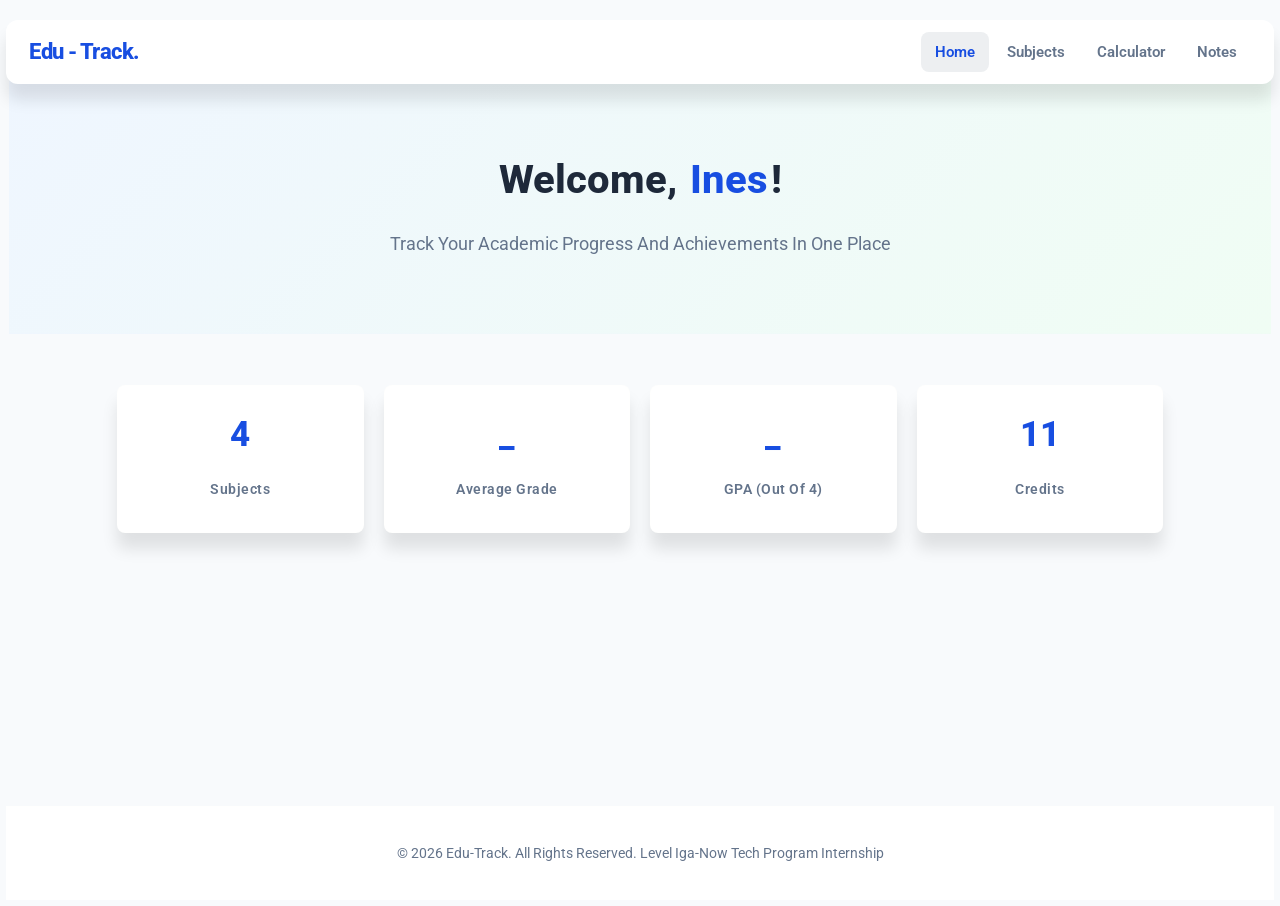
<file: index.html>
<!DOCTYPE html>
<html lang="en">
<head>
    <meta charset="UTF-8">
    <meta name="viewport" content="width=device-width, initial-scale=1.0">
    <title>EduTrack - Student</title>

  <link rel="stylesheet" href="style.css">
</head>

<body>
  <header class="navbar">
    <div class="logo">Edu -<span>Track.</span></div>
      <nav>
        <a href="index.html" class="active">Home </a>
        <a href="subject.html">Subjects</a>
        <a href="calculator.html">Calculator </a>
        <a href="notes.html">Notes </a>
        </nav>
  </header>

  <main>
    <section class="hero">
      <h1>Welcome, <span id="student-name">student</span>!</h1>
        <p class="subtitle">Track Your Academic Progress and Achievements in One Place</p>
    </section>

    <section class="stats-section">
      <div class="container">
        <div class="stats-grid">
          <div class="stat-card">
            <div class="stat-number" id="total-subject">4</div>
              <div class="stat-label">Subjects</div>
              </div>
          <div class="stat-card">
            <div class="stat-number" id="average">_</div>
              <div class="stat-label">Average Grade</div>
              </div>
          <div class="stat-card">
            <div class="stat-number" id="gpa">_</div>
              <div class="stat-label">GPA (Out of 4)</div>
              </div>
          <div class="stat-card">
            <div class="stat-number" id="credits">11</div>
              <div class="stat-label">Credits</div>
              </div>
        </div>
      </div>
    </section>
  </main>

  <footer class="footer">
    <p>&copy; 2026 Edu-Track. All rights reserved. Level Iga-Now Tech Program Internship</p>
  </footer>
  
    <script src="app.js"></script>
    <script src="data.js"></script>
    <script src="subject.js"></script>
    <script src="calculator.js"></script>
</body>
</html>
</file>
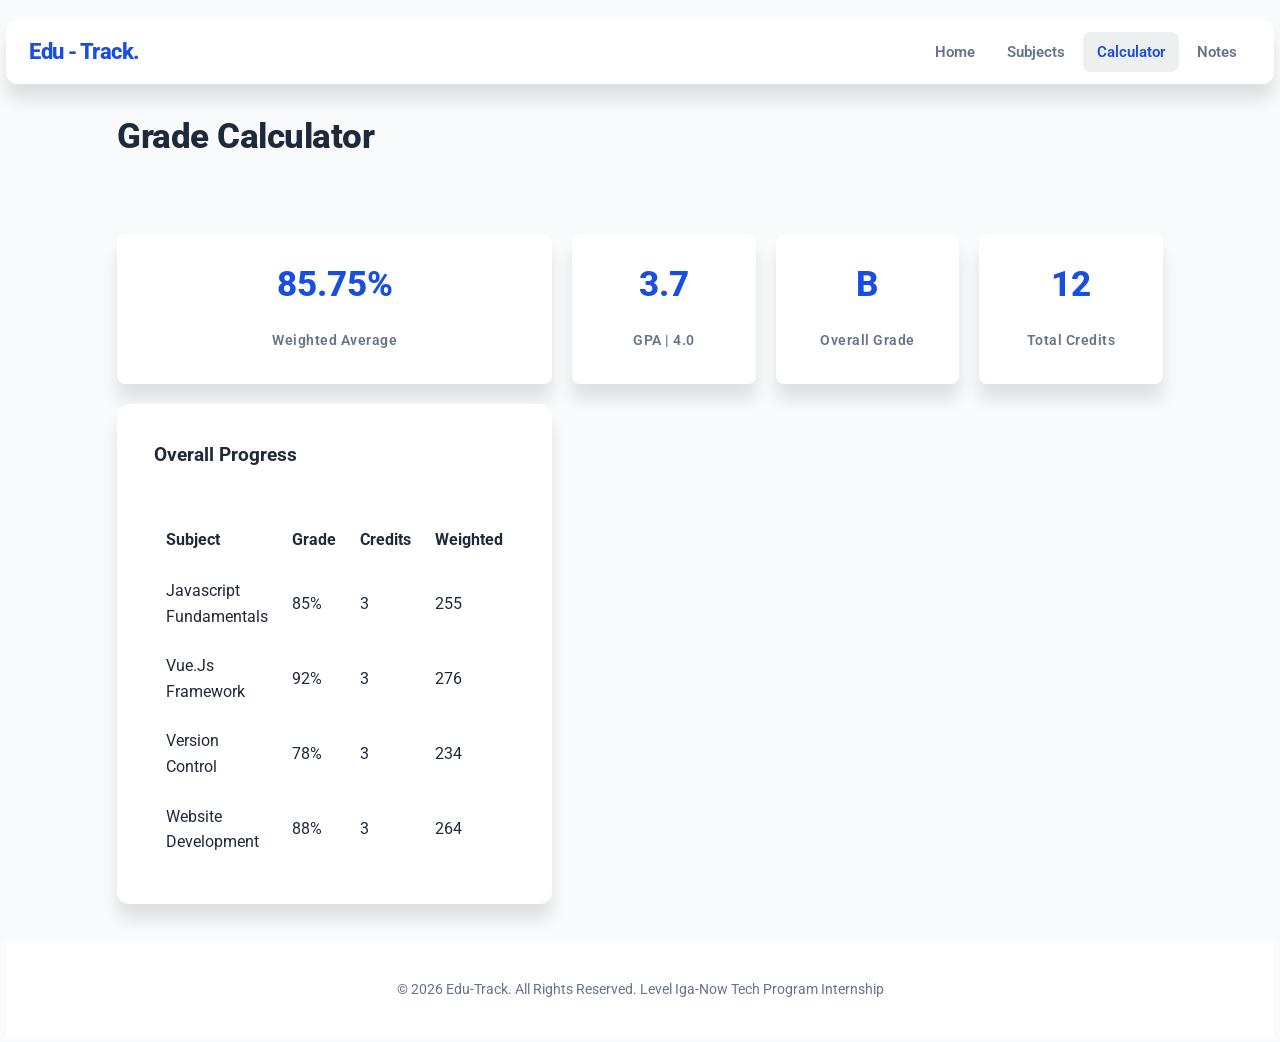
<file: calculator.html>
<!DOCTYPE html>
<html lang="en">
<head>
    <meta charset="UTF-8">
    <meta name="viewport" content="width=device-width, initial-scale=1.0">
    <title>Edu-Track - Calculator</title>

    <link rel="stylesheet" href="style.css">
</head>

<body>
  <header class="navbar">
    <div class="logo">Edu -<span>Track.</span></div>
      <nav>
        <a href="index.html">Home</a>
        <a href="subject.html">Subjects</a>
        <a href="calculator.html" class="active">Calculator </a>
        <a href="notes.html">Notes </a>
      </nav>
  </header>
  <main>
    <section class="page-header">
      <div class="container">
        <h2>Grade Calculator</h2>
      </div>
    </section>

    <section class="container">
      <div class="stats-grid" style="margin-bottom: 32px;">
        <div class="stat-card">
          <div class="stat-number" id="avg-display">--%</div>
            <div class="stat-label">Weighted Average</div>
        </div>

        <div class="stat-card">
          <div class="stat-number" id="gpa-display">--</div>
            <div class="stat-label">GPA | 4.0</div>
        </div>
        <div class="stat-card">
          <div class="stat-number" id="grade-display">--</div>
            <div class="stat-label">Overall Grade</div>
        </div>

        <div class="stat-card">
          <div class="stat-number" id="credits-display">--</div>
            <div class="stat-label">Total Credits</div>
        </div>

        <div class="card"
          style="background-color: var(--surface); padding: 32px; border-radius: var(--radius-lg); border: 2px solid var(--border); box-shadow: var(--shadow-sm);">
            <h3>Overall Progress</h3>
              <div class="progress-track">
                <div class="progress-bar" id="progress-bar"></div>
                  <table id="breakdown-table" style="width: 100%; border-collapse: collapse; margin-top: 32px;">
                    <thead>
                      <tr style="text-align: left; border-bottom: 2px solid var(--border);">
                        <th style="padding: 12px;">Subject</th>
                        <th style="padding: 12px;">Grade</th>
                        <th style="padding: 12px;">Credits</th>
                        <th style="padding: 12px;">Weighted</th>
                      </tr>
                    </thead>

                    <tbody id="calculator-body">
                      <!-- It'll Be Filled By JavaScript -->
                    </tbody>
                  </table>
            </div>
          </div>
        </div>
      </section>
    </main>

    <footer class="footer">
      <p>&copy; 2026 Edu-Track. All rights reserved. Level Iga-Now Tech Program Internship</p>
    </footer>

      <script src="app.js"></script>
      <script src="data.js"></script>
      <script src="subject.js"></script>
      <script src="calculator.js"></script>

</body>
</html>
</file>
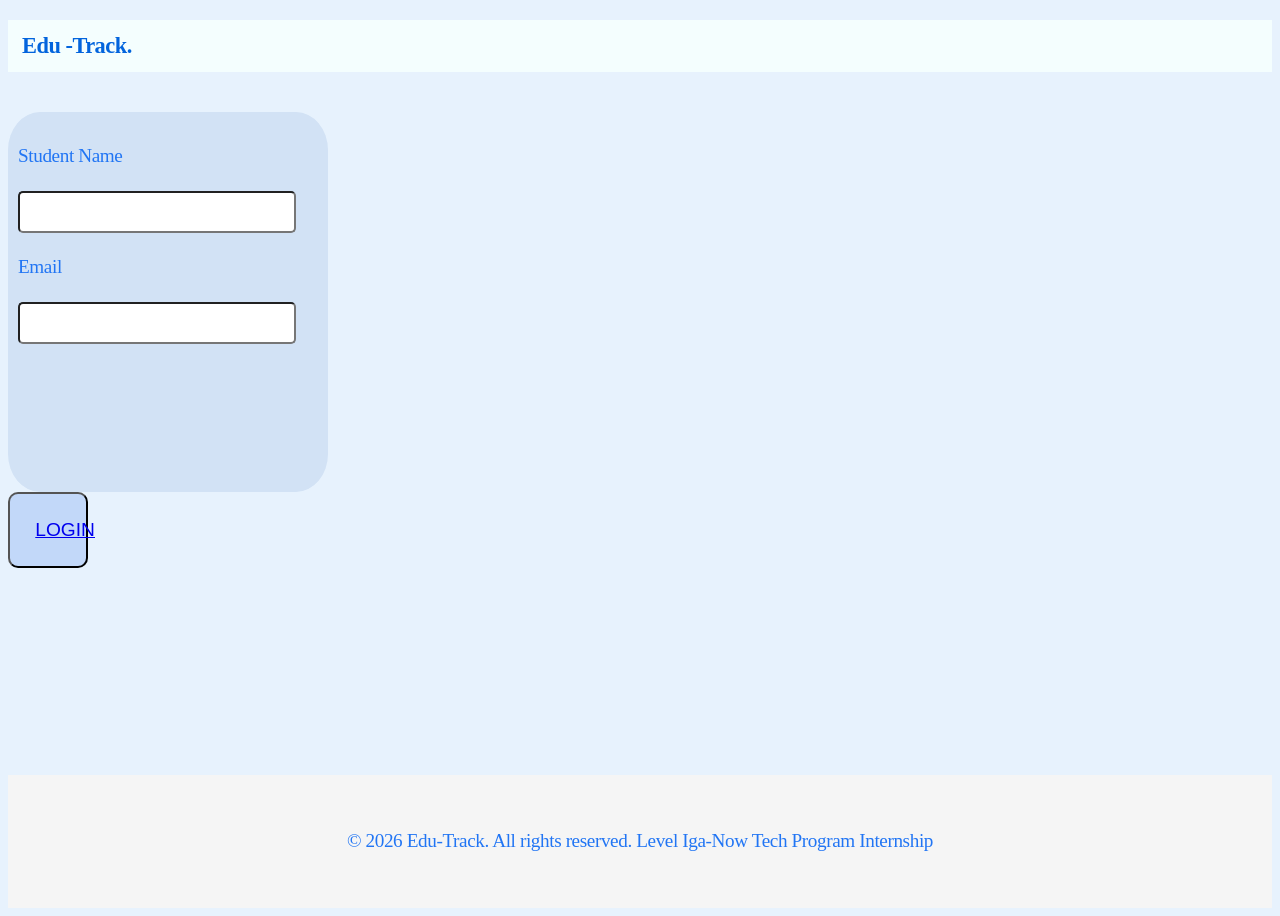
<file: login form.html>
<!DOCTYPE html>
<html lang="en">
<head>
    <meta charset="UTF-8">
    <meta name="viewport" content="width=device-width, initial-scale=1.0">
    <title>Login form </title>

  <style>
    .logo {
        font-weight: 800;
        font-family: serif;
        font-size: 1.4rem;
        cursor: pointer;
        color: rgb(2, 100, 221);
        letter-spacing: -0.5px;
      }

    .container {
        background-color: rgb(210, 226, 245);
        padding: 10px;
        border-radius: 10%;
        height: 40vh;
        width: 300px;
        align-items: center;
        gap: 4px;
        justify-content: space-between;
      }

    p {
        color: rgb(33, 117, 244);
        font-weight: 10;
        font-size: 1.2rem;
        cursor: pointer;
        letter-spacing: -0.4px;
     }

    input {
        border-radius: 5px;
        width: 270px;
        height: 4vh;
      }

    button {
          align-items: center;
          bottom: 5px;
          background-color:rgb(194, 216, 249) ;
          border-radius:10px ;
          color: rgb(6, 24, 218);
          padding: 2%;
          font-weight: 50;
          font-size: 1.2rem;
          cursor: pointer;
          justify-content: space-between;
          width: 80px; 
      }

    header {
          padding: 32px 0;
          border-bottom: 1px ;
          background-attachment: fixed;
          background-color: rgb(244, 254, 254);
          margin-bottom: 52px;
          text-decoration: none;
          padding: 8px 14px;
          font-weight: 600;
          transition: color 0.2s, background-color 0.2s;
          font-size: .95rem;
          position: sticky;
          top: 20px;
          z-index: 100;
          display: flex;
          justify-content: space-between;
          align-items: center;
      }

    body {
          color: rgb(224, 231, 232);
          background-color: rgb(231, 242, 253);
          line-height: 1.6;
          min-height: 100vh;
          display: flex;
          flex-direction: column;
      }

    .footer {
          background: whitesmoke;
          border-top: 1px  black;
          padding: 32px;
          text-align: center;
          margin-top: auto;
          font-size: 0.9rem;
          color:  #64748b;
      }

  </style>
</head>

<body>
  <header>
    <div class="logo">Edu -<span>Track.</span></div>
  </header>

    <div class="container">
      <p>Student Name</p>
      <input type="text">
      <p>Email</p>
      <input type="text">
    </div>

    <button  onclick="login"><a href="index.html">LOGIN</a></button>

    <footer class="footer">
      <p>&copy; 2026 Edu-Track. All rights reserved. Level Iga-Now Tech Program Internship</p>
    </footer>
</body>
</html>
</file>
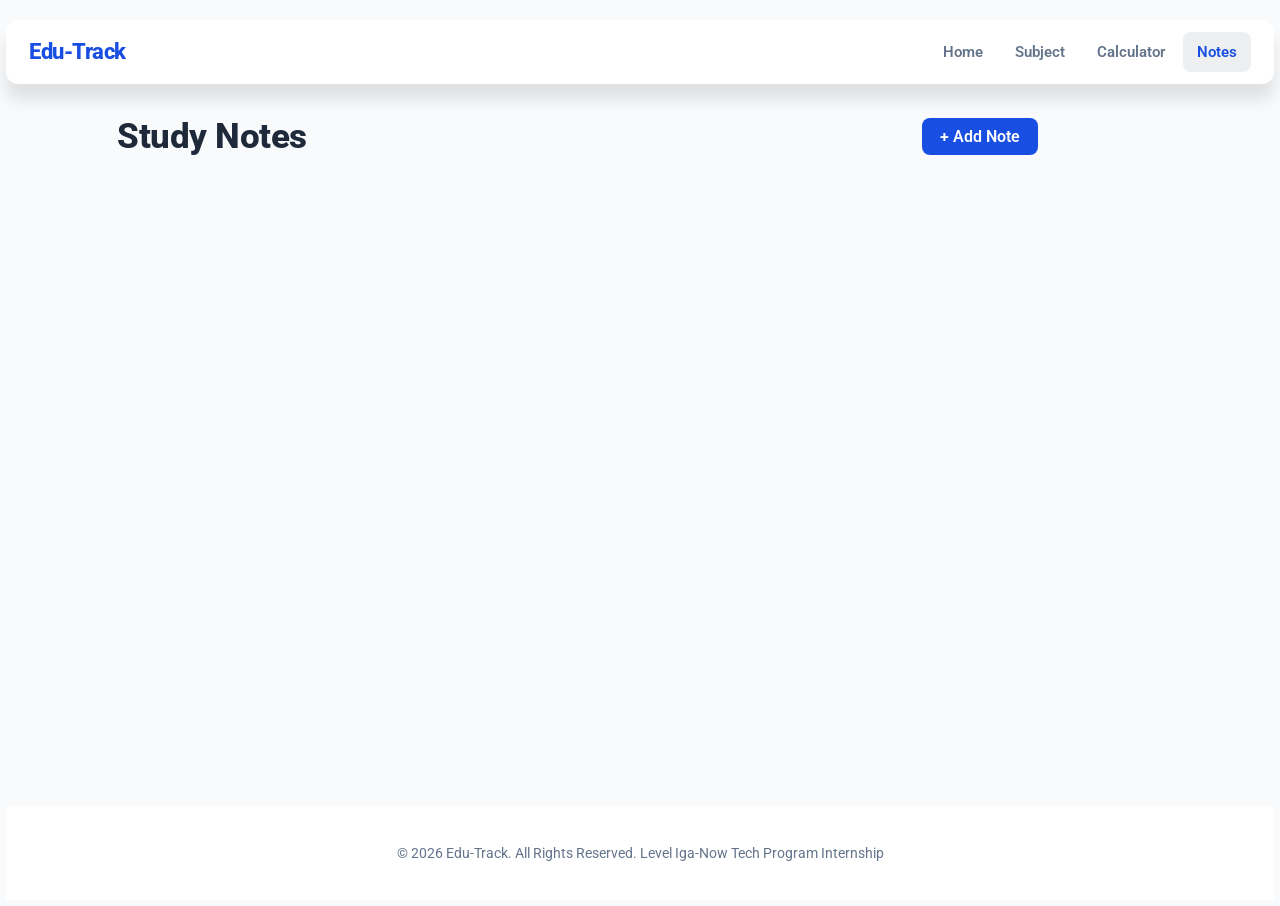
<file: notes.html>
<!DOCTYPE html>
<html lang="en">
<head>
    <meta charset="UTF-8">
    <meta name="viewport" content="width=device-width, initial-scale=1.0">
    <title>Edu-Track Notes</title>

    <link rel="stylesheet" href="style.css">
</head>

<body>
  <header class="navbar">
    <div class="logo">Edu-Track</div>
      <nav>
        <a href="index.html">Home</a>
        <a href="subject.html">Subject</a>
        <a href="calculator.html">Calculator</a>
        <a href="notes.html" class="active">Notes</a>
      </nav>
  </header>

  <main>
    <section class="page-header">
      <div class="container">
        <h2>Study Notes</h2>

        <button class="btn btn-primary" id="add-note-btn">+ Add Note</button>
      </div>
    </section>

    <section class="container">
      <div class="notes-grid" id="notes-container"></div>
        <!-- Notes will be Addede Dynamically By JavaScript -->
    </section>
  </main>

  <footer class="footer">
    <p>&copy; 2026 Edu-Track. All rights reserved. Level Iga-Now Tech Program Internship</p>
  </footer>

    <script src="app.js"></script>
    <script src="data.js"></script>
    <script src="subject.js"></script>
    <script src="calculator.js"></script>
    
</body>
</html>
</file>
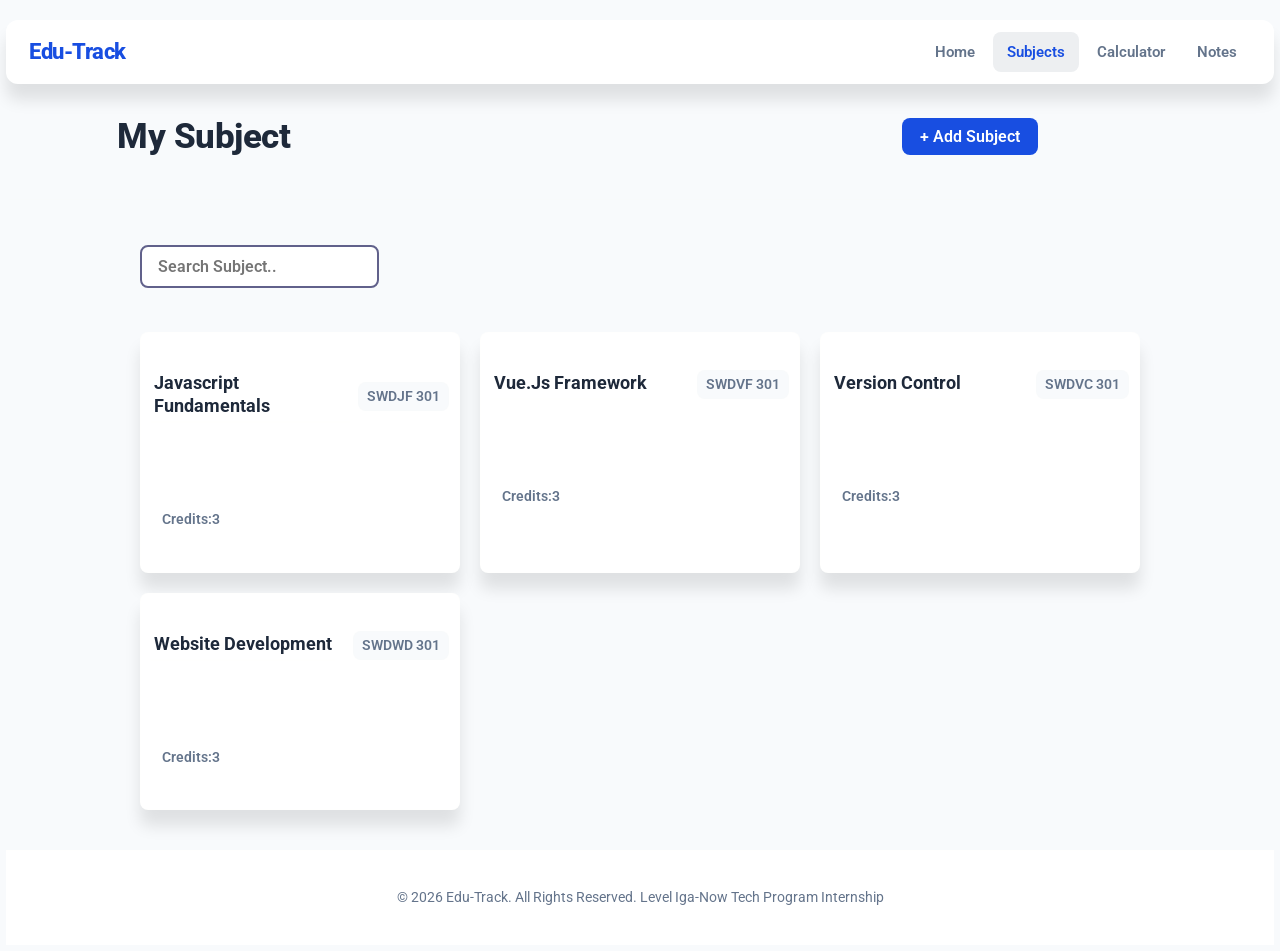
<file: subject.html>
<!DOCTYPE html>
<html lang="en">
<head>
    <meta charset="UTF-8">
    <meta name="viewport" content="width=device-width, initial-scale=1.0">
    <title>EduTrack - Subjects</title>

    <link rel="stylesheet" href="style.css">
</head>

<body>
  <header class="navbar">
    <div class="logo">Edu-Track</div>
      <nav>
        <a href="index.html">Home</a>
        <a href="subject.html" class="active">Subjects</a>
        <a href="calculator.html">Calculator</a>
        <a href="notes.html">Notes</a>
      </nav>
  </header>

  <main>
    <section class="page-header">
      <div class="container">
        <h2>My Subject</h2>
          <button class="btn btn-primary" id="add-btn">+ Add Subject</button>
      </div>
    </section>

    <section>
      <input type="text" name="" id="search-input" class="search-input" placeholder="Search Subject..">
        <div class="subject-grid" id="subject-container">
            <!-- <article class="subject-card">
            <div class="card-header">
            <h3>JavaScript Fundamentals</h3>
            <span class="badge">SWDJF 301</span>
            </div>

            <div class="card-body">
            <div class="grade-badge grade-b">85% - B</div>
            <p class="credits">Credits:3</p>
            </div>
            </article>

            <article class="subject-card">
            <div class="card-header">
            <h3>Vue.js Framework</h3>
            <span class="badge">SWDVF 301</span>
            </div>

            <div class="card-body">
            <div class="grade-badge grade-c">78% - C</div>
            <p class="credits">Credits:3</p>
            </div>
            </article>

            <article class="subject-card">
            <div class="card-header">
            <h3>Version Control</h3>
            <span class="badge">SWDVC 301</span>
            </div>

            <div class="card-body">
            <div class="grade-badge grade-a">92% - A</div>
            <p class="credits">Credits:3</p>
            </div>
            </article>

            <article class="subject-card">
            <div class="card-header">
            <h3>Website Development</h3>
             <span class="badge">SWDWD 301</span>
            </div>

            <div class="card-body">
            <div class="grade-badge grade-b">88% - B</div>
            <p class="credits">Credits:3</p>
            </div>
            </article> -->
        </div>
      </section>
    </main>

    <footer class="footer">
      <p>&copy; 2026 Edu-Track. All rights reserved. Level Iga-Now Tech Program Internship</p>
    </footer>

    <script src="app.js"></script>
    <script src="data.js"></script>
    <script src="subject.js"></script>
    <script src="calculator.js"></script>

</body>
</html>
</file>
<file: style.css>
@import url('https://fonts.googleapis.com/css2?family=Roboto:ital,wght@0,100..900;1,100..900&display=swap');



/* {
    font-family: "Roboto", sans-serif;
    padding: 3px;
    margin: 0;
    box-sizing: border-box;
    text-transform: capitalize;
}

body {
    height: 100vh;
}

a {
    text-decoration: none;
    color: #555856;
    font-weight: 600;
    transition: .5s;
    cursor: pointer;
}

a:hover {
    color: rgb(8, 8, 155);
}

.active {
    color: black;
}

.logo {
    color: black;
    font-weight: 800;
    font-size: 20px;
    cursor: pointer;
}

.logo span {
    color: rgb(42, 42, 110);
}


.navbar {
    position: fixed;
    width: 85%;
    top: 0;
    align-items: center;
    display: flex;
    margin: 20px 80px;
    padding: 20px;
    justify-content: space-around;
    z-index: 1000;
    background-color: rgb(255, 255, 255);
    border-radius: 30px;
    border-right-color: 2px solid black;
    border-left-color: black;
}

nav a {
    margin-left: 20px;
}

section {
    padding: 100px 10px;

}

main {
    overflow: hidden;
}

.hero {
    background: linear-gradient(rgb(138, 132, 132), rgb(255, 255, 255));
    height: 100vh;
    z-index: 1;
    margin-top: 3rem;
    border-radius: 70px 70px 120px 120px;
} 
*/
*,
*::before,
*::after {
    font-family: "Roboto", sans-serif;
    padding: 3px;
    margin: 0;
    box-sizing: border-box;
    text-transform: capitalize;
    text-decoration: none;
}

body {
    color: var(--text);
    background-color: var(--bg);
    line-height: 1.6;
    min-height: 100vh;
    display: flex;
    flex-direction: column;
}

main {
    flex: 1;
}

/* Container */
.container {
    max-width: 1100px;
    margin: 0 auto;
    padding: 0 24px;
}

a {
    color: black;
    font-weight: bold;
    cursor: pointer;
}



:root {
    --primary-color: #184ee1;
    --primary-dark: #1d4ed8;
    --secondary: #10b981;
    --danger: #ef4444;
    --warning: #f59e0b;
    --grade-a: #10b981;
    --grade-b: #2563eb;
    --grade-c: #f59e0b;
    --grade-d: #f97316;
    --grade-f: #ef4444;
    --bg: #f8fafc;
    --surface: #ffffff;
    --text: #1e293a;
    --text-muted: #64748b;
    --border: #b1b8aa02;
    --shadow-sm: 0 1rem 1rem rgba(0, 0, 0, 0.1);
    --shadow-md: 0 1rem 1rem rgb(0, 0, 0, .3);
    --shadow-lg: 0 1rem 1rem rgba(0, 0, 0, 0.1);
    --radius: 8px;
    --radius-lg: 12px;
}

.navbar {
    background-color: var(--surface);
    /* border-bottom: 1px solid var(--border); */
    height: 64px;
    padding: 10px 20px;
    position: sticky;
    top: 20px;
    z-index: 100;
    display: flex;
    justify-content: space-between;
    align-items: center;
    border-radius: var(--radius-lg);
    box-shadow: var(--shadow-sm)
}

.logo {
    font-weight: 800;
    font-size: 1.4rem;
    cursor: pointer;
    color: var(--primary-color);
    letter-spacing: -0.5px;
}

nav {
    display: flex;
    gap: 4px;
}

nav a {
    text-decoration: none;
    padding: 8px 14px;
    border-radius: var(--radius);
    color: var(--text-muted);
    font-weight: 600;
    transition: color 0.2s, background-color 0.2s;
    font-size: .95rem;
}

nav a:hover,
nav a.active {
    color: var(--primary-color);
    background-color: #edeff1;
}

.footer {
    background: var(--surface);
    border-top: 1px solid var(--border);
    padding: 32px;
    text-align: center;
    margin-top: auto;
    font-size: 0.9rem;
    color: var(--text-muted);
}

/* Hero */
.hero {
    padding: 72px 32px;
    background: linear-gradient(135deg, #eff6ff 0%, #f0fdf4 100%);
    text-align: center;
    border-bottom: 1px solid var(--border);
}

.hero h1 {
    font-size: 2.5rem;
    font-weight: 800;
    margin-bottom: 12px;
    color: var(--text);
}

.hero h1 span {
    color: var(--primary-color);
}

.hero .subtitle {
    font-size: 1.1rem;
    color: var(--text-muted);
}

.stats-section {
    padding: 48px 0;
}

.stats-grid {
    display: grid;
    grid-template-columns: repeat(4, 1fr);
    gap: 20px;
}

.stat-card {
    background-color: var(--surface);
    padding: 28px 20px;
    border-radius: var(--radius);
    box-shadow: var(--shadow-sm);
    text-align: center;
    font-weight: 800;
    display: flex;
    flex-direction: column;
    align-items: center;
    justify-content: center;
    border: 1px solid var(--border);
    gap: 12px;
    transition: box-shadow 0.5s, transform 0.5s;
}

.stat-card:hover {
    box-shadow: var(--shadow-md);
    transform: translateY(-4px);
}


.stat-number {
    font-size: 2.2rem;
    color: var(--primary-color);
    font-weight: 800;
    line-height: 1;
    margin-bottom: 8px;
}

.stat-label {
    color: var(--text-muted);
    font-weight: 600;
    font-size: 0.9rem;
    letter-spacing: 0.5px;
}

/* Page Header */
.page-header {
    padding: 32px 0;
    border-bottom: 1px solid var(--border);
    margin-bottom: 32px;
}

.page-header .container {
    display: flex;
    justify-content: space-between;
    align-items: center;
}

.page-header h2 {
    font-size: 2.2rem;
    color: var(--text);
    font-weight: 800;
    letter-spacing: -0.5px;
}

/* Subject */
.subject-grid {
    display: grid;
    grid-template-columns: repeat(auto-fill, minmax(250px, 1fr));
    gap: 20px;
    padding: 24px 0;
    margin: 10px 8rem;
}

.subject-card {
    background: var(--surface);
    border: 1px solid var(--border);
    border-radius: var(--radius);
    padding: 20px 0;
    /* gap: 14px; */
    box-shadow: var(--shadow-sm);
    overflow: hidden;
    transition: box-shadow 0.5s, transform 0.5s;
}

.subject-card:hover {
    box-shadow: var(--shadow-md);
    transform: translateY(-4px);
}

.subject-card .card-header {
    display: flex;
    justify-content: space-between;
    align-items: center;
    margin-bottom: 12px;
    padding: 16px 10px 12px;
    gap: 8px;

}

.subject-card .card-header h3 {
    font-size: 1.1rem;
    color: var(--text);
    font-weight: 700;
    line-height: 1.3;
    border-bottom: 2px solid var(--border);
}

.subject-card .card-header span {
    font-size: 0.9rem;
    color: var(--text-muted);
}

.badge {
    background: var(--bg);
    border: 1px solid var(--border);
    border-radius: var(--radius);
    padding: 2px 8px;
    font-size: 0.75rem;
    font-weight: 600;
    color: var(--text-muted);
    white-space: nowrap;
}

.card-body {
    padding: 16px 18px 18px;
}

.grade-badge {
    display: inline-block;
    color: #fff;
    font-weight: 700;
    font-size: 0.9rem;
    padding: 5px 14px;
    border-radius: 20px;
    margin-bottom: 10px;
}

.grade-a {
    background-color: var(--grade-a);
}

.grade-b {
    background-color: var(--grade-b);
}

.grade-c {
    background-color: var(--grade-c);
}

.grade-d {
    background-color: var(--grade-d);
}

.grade-e {
    background-color: var(--grade-f);
}

.grade-f {
    background-color: var(--grade-f);
}

.credits {
    font-size: 0.85rem;
    color: var(--text-muted);
    font-weight: 600;
}

.search-input {
    padding: 10px 16px;
    outline: none;
    border: 2px solid rgb(97, 97, 139);
    font-weight: 600;
    font-size: 1rem;
    color: #444d5f;
    border-radius: 8px;
    margin: 10px 8rem;
    transition: .5s;
}

.search-input:focus {
    border-color: var(--primary-color);
}

.btn {
    padding: 9px 18px;
    border-radius: 8px;
    border: none;
    color: #fff;
    font-weight: 600;
    font-size: 1rem;
    cursor: pointer;
    transition: .5s;
    margin: 10px 8rem;
}

.btn-primary {
    background-color: var(--primary-color);
    color: #fff;
}

.btn-primary:hover {
    background-color: var(--primary-dark);
}

@media (max-width: 900px) {
    .stats-grid {
        grid-template-columns: repeat(auto-fill, minmax(2, 1fr));
    }

}

@media (max-width: 640px) {
    .navbar {
        padding: 0 16px;
    }

    nav {
        display: none;
        position: absolute;
        top: 64px;
        left: 0;
        right: 0;
        background-color: var(--surface);
        border-top: 1px solid var(--border);
        border-bottom: 1px solid var(--border);
        padding: 16px;
        width: 100%;
        flex-direction: column;
        gap: 16px;
        box-shadow: var(--shadow-md);
    }

    nav.open {
        display: flex;
    }

    .hamburger {
        display: block;
        background: none;
        border: none;
        font-size: 1.5rem;
        cursor: pointer;
        color: var(--text);
    }

    .hero {
        padding: 48px 20px;
    }

    .hero h1 {
        font-size: 1.7rem;
    }

    .stats-grid {
        grid-template-columns: 1fr 1fr;
        gap: 12px;
    }

    .subject-grid {
        grid-template-columns: 1fr;
    }

    .page-header .container {
        flex-direction: column;
        align-items: flex-start;
        gap: 12px;
    }

    /* .page-header .container {
        flex-direction: column;
        gap: 16px;
    } */
}
</file>
